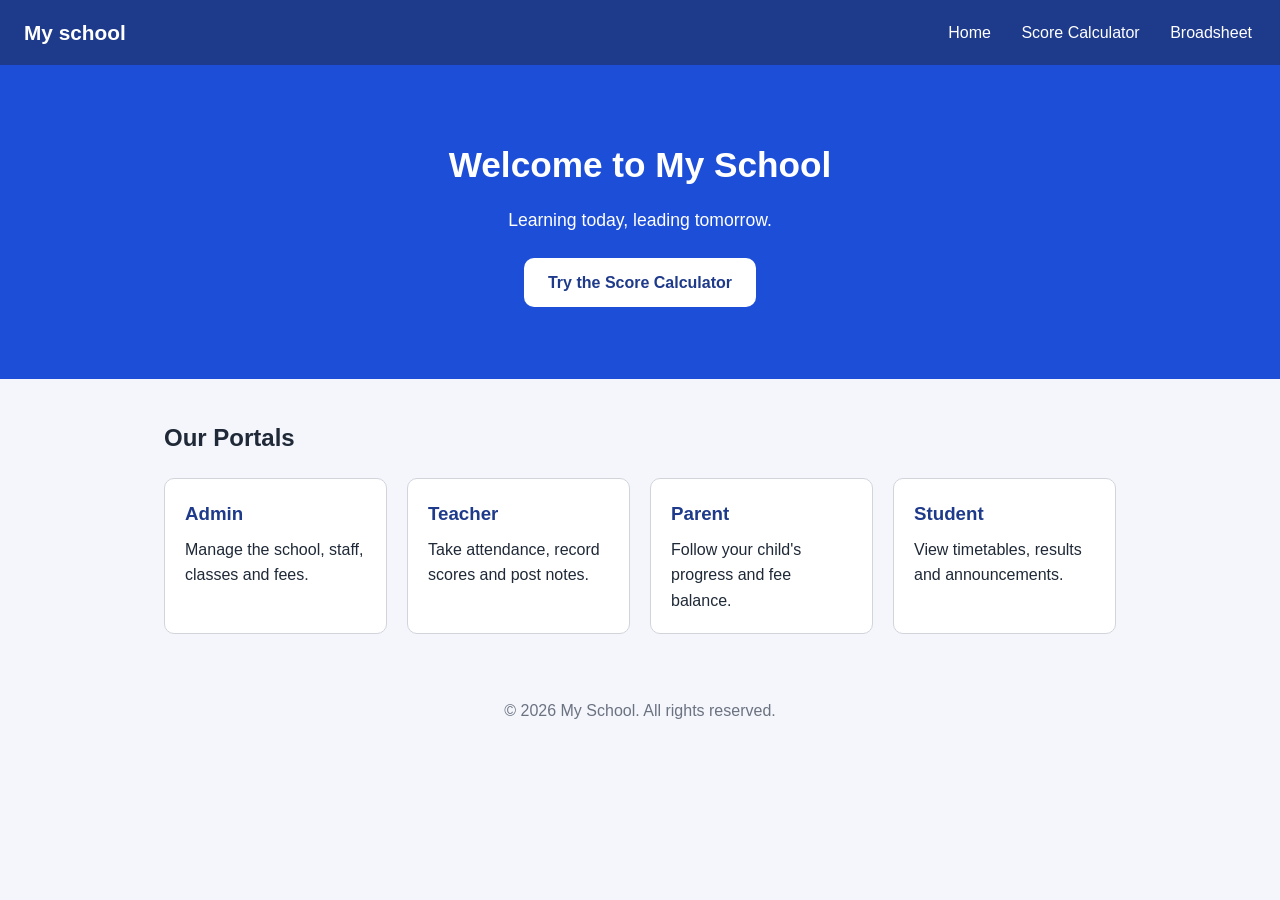
<file: week1/index.html>
<!DOCTYPE html
<html lang="en">
  <head>
    <meta charset="UTF-8">
    <meta name="viewport" content="width=device-width, initial-scale=1.0">
    <title>My school</title>
    <link rel="stylesheet" href="styles/style.css">
  </head>
  <body>

    <header class="site-header">
      <div class="logo">My school</div>
      <nav>
        <a href="index.html">Home</a>
        <a href="calculator.html">Score Calculator</a>
        <a href="broadsheet.html">Broadsheet</a>
      </nav>
    </header>

    <section class="hero">
      <h1>Welcome to My School</h1>
      <p>Learning today, leading tomorrow.</p>
      <a class="button" href="calculator.html">Try the Score Calculator</a>
    </section>

    <section class="container">
      <h2>Our Portals</h2>
      <div class="card-grid">
        <div class="card">
          <h3>Admin</h3>
          <p>Manage the school, staff, classes and fees.</p>
        </div>
        <div class="card">
          <h3>Teacher</h3>
          <p>Take attendance, record scores and post notes.</p>
        </div>
        <div class="card">
          <h3>Parent</h3>
          <p>Follow your child's progress and fee balance.</p>
        </div>
        <div class="card">
          <h3>Student</h3>
          <p>View timetables, results and announcements.</p>
        </div>
      </div>
    </section>

    <footer>
      <p>&copy; 2026 My School. All rights reserved.</p>
    </footer>


  </body>
</html>
</file>
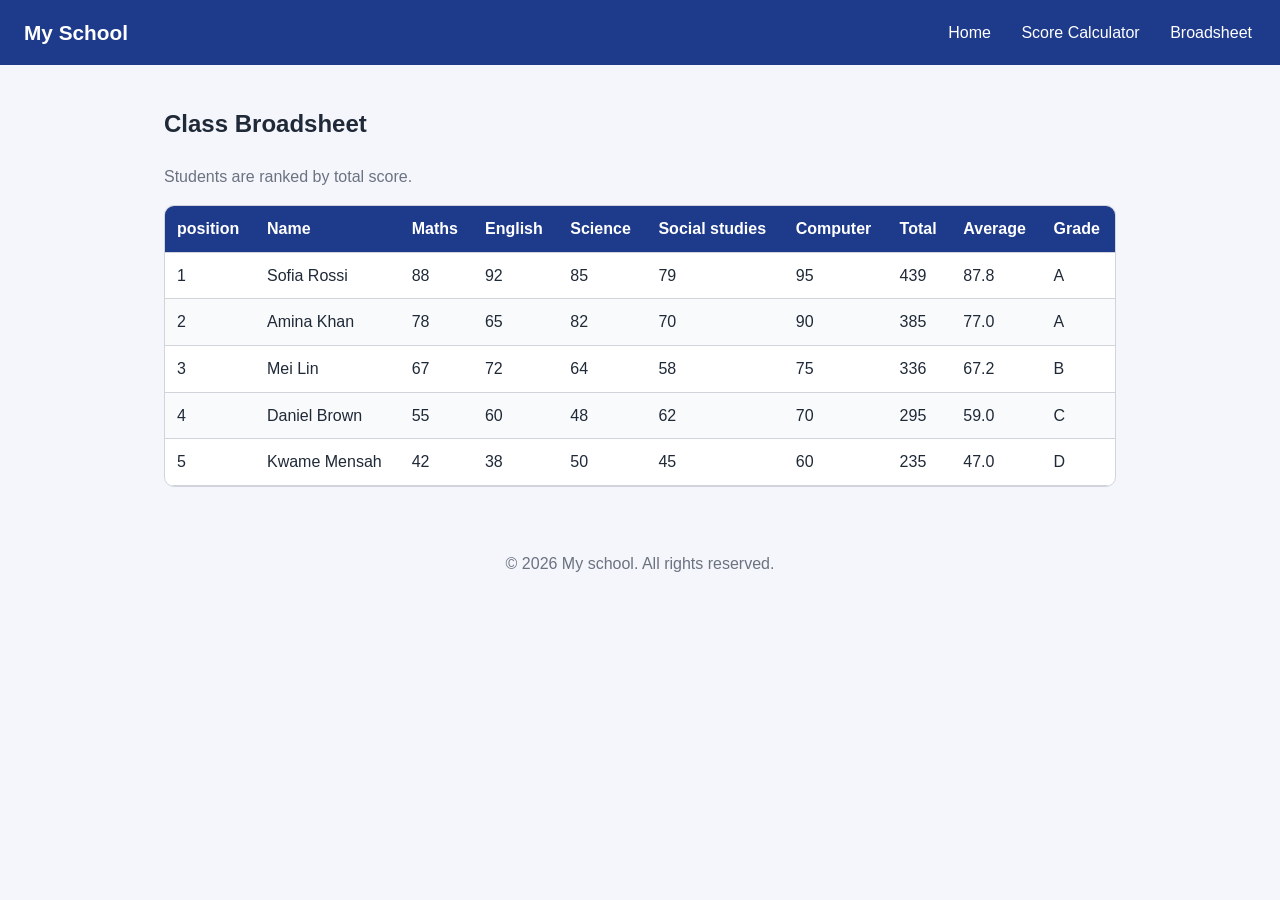
<file: broadsheet.html>
<!DOCTYPE html>
<html lang="en">
  <head>
    <meta charset="UTF-8">
    <meta name="viewport" content="width=device-width, initial-scale=1.0">
    <title>Class Broadsheet</title>
    <link rel="stylesheet" href="week1/styles/style.css">
  </head>
  <body>

    <header class="site-header">
      <div class="logo">My School</div>
      <nav>
        <a href="index.html">Home</a>
        <a href="calculator.html">Score Calculator</a>
        <a href="broadsheet.html">Broadsheet</a>
      </nav>
    </header>

    <main class="container">
      <h2>Class Broadsheet</h2>
      <p class="note">Students are ranked by total score.</p>

      <div class="table-wrap">
        <table>
          <thead>
            <tr id="broadsheet-head"></tr>
          </thead>
          <tbody id="broadsheet-body"></tbody>
        </table>
      </div>
    </main>

    <footer>
      <p>&copy; 2026 My school. All rights reserved.</p>
    </footer>

    <script src="grading.js"></script>
    <script src="broadsheet.js"></script>
  </body>
</html>
</file>
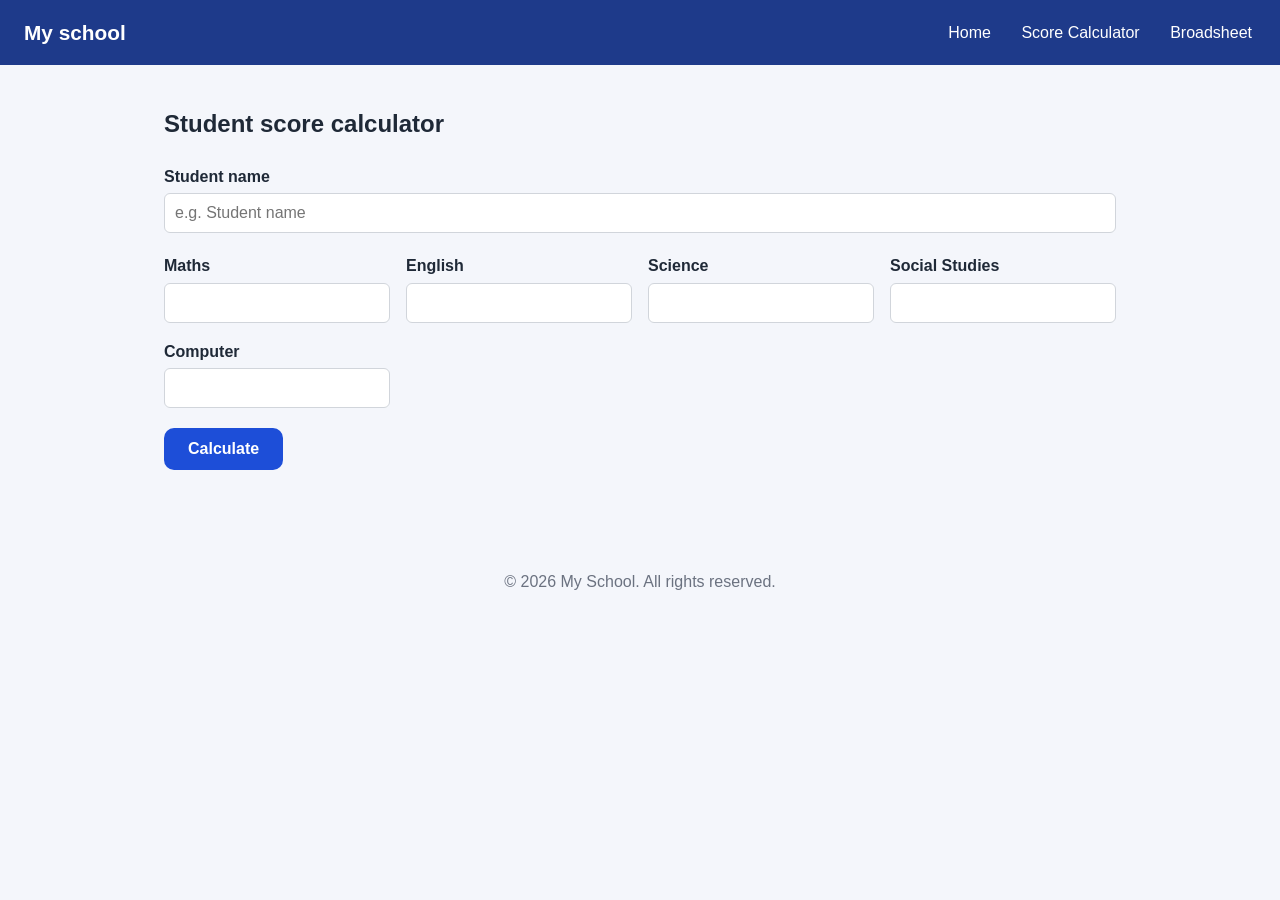
<file: calculator.html>
<!DOCTYPE html>
<html>
<head>
  <meta charset="UTF-8">
  <meta name="viewport" content="width=device-width, initial-scale=1.0">
  <title>Score Calculator</title>
  <link rel="stylesheet" href="week1/styles/style.css">
</head>
<body>

  <header class="site-header">
    <div class="logo">My school</div>
    <nav>
      <a href="index.html">Home</a>
      <a href="calculator.html">Score Calculator</a>
      <a href="broadsheet.html">Broadsheet</a>
    </nav>
  </header>

  <main class="container">
    <h2>Student score calculator</h2>

    <div class="form-grid">
      <div class="field">
        <label for="student-name">Student name</label>
        <input type="text" id="student-name" placeholder="e.g. Student name">
      </div>
    </div>

    <div class="form-grid">
      <div class="field">
        <label for="maths">Maths</label>
        <input type="number" id="maths" class="score" min="0" max="100">
      </div>
      <div class="field">
        <label for="english">English</label>
        <input type="number" id="english" class="score" min="0" max="100">
      </div>
      <div class="field">
        <label for="science">Science</label>
        <input type="number" id="science" class="score" min="0" max="100">
      </div>
      <div class="field">
        <label for="social">Social Studies</label>
        <input type="number" id="social" class="score" min="0" max="100">
      </div>
      <div class="field">
        <label for="computer">Computer</label>
        <input type="number" id="computer" class="score" min="0" max="100">
      </div>
      </div>

      <button id="calculate-btn" class="button solid">Calculate</button>
      <p id="error-message" class="error"></p>

      <div id="result" class="result hidden">
        <h3 id="result-name"></h3>
        <p>Total: <strong id="result-total"></strong></p>
        <p>Average: <strong id="result-average"></strong></p>
        <p>Grade: <strong id="result-grade"></strong></p>
        </div>
  </main>

  <footer>
    <p>&copy; 2026 My School. All rights reserved.</p>
  </footer>

  <script src="grading.js"></script>
  <script src="calculator.js"></script>
</body>
</html>
</file>
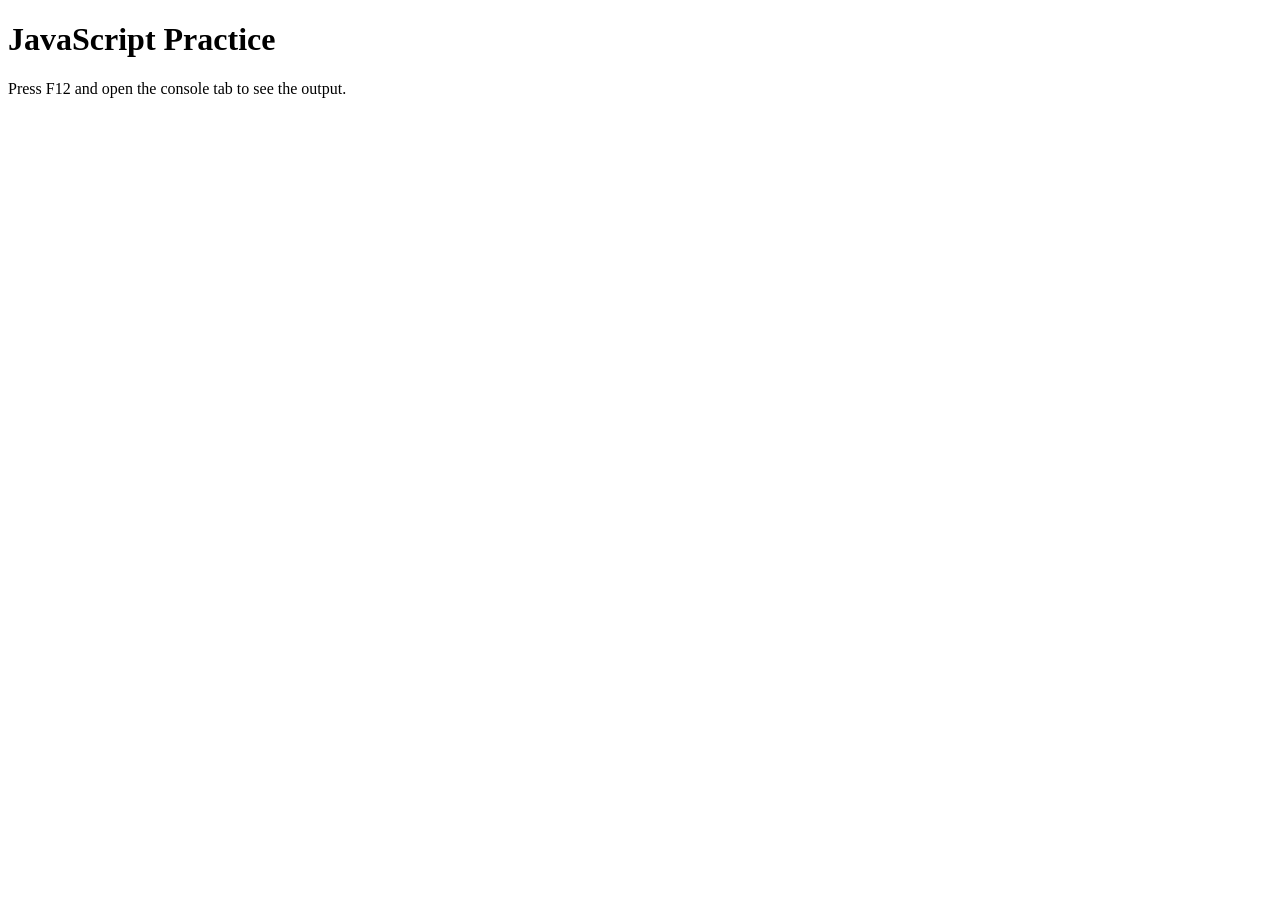
<file: practice.html>
<!DOCTYPE html>
<html lang="en">
  <head>
    <meta charset="UTF-8">
    <title>JavaScript Practice</title>
  </head>
  <body>
    <h1>JavaScript Practice</h1>
    <p>Press F12 and open the console tab to see the output.</p>
    <script src="practice.js"></script>
  </body>
</html>
</file>
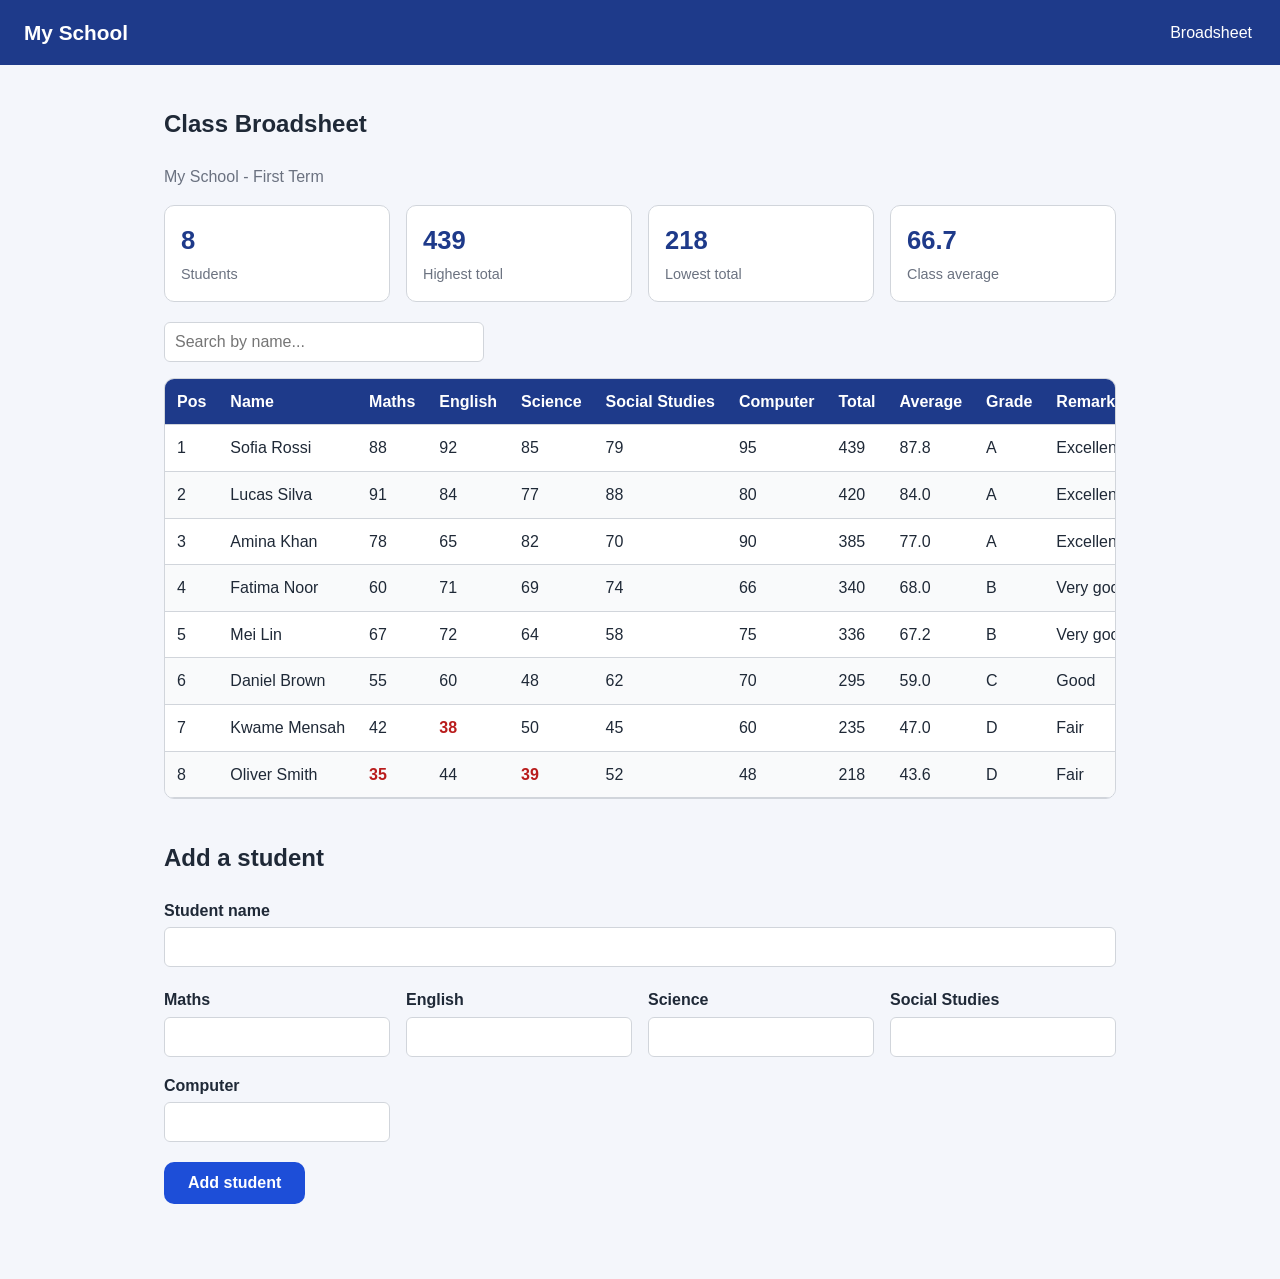
<file: volume2/broadsheet.html>
<!DOCTYPE html>
<html lang="en">
<head>
<meta charset="UTF-8">
<meta name="viewport" content="width=device-width, initial-scale=1.0">
<title>Broadsheet v2</title>
<link rel="stylesheet" href="style.css">
<link rel="stylesheet" href="extra.css">
</head>
<body>

<header class="site-header">
<div class="logo">My School</div>
<nav><a href="broadsheet.html">Broadsheet</a></nav>
</header>

<main class="container">
<h2>Class Broadsheet</h2>
<p id="status" class="note">Loading...</p>

<div id="stats" class="stats"></div>

<div class="toolbar">
<input type="search" id="search" placeholder="Search by name...">
</div>

<div class="table-wrap">
<table>
<thead><tr id="broadsheet-head"></tr></thead>
<tbody id="broadsheet-body"></tbody>
</table>
</div>

<h2 class="section-gap">Add a student</h2>
<form id="add-form">
<div class="form-grid">
<div class="field">
<label for="new-name">Student name</label>
<input type="text" id="new-name">
</div>
</div>
<div id="score-fields" class="form-grid"></div>
<button type="submit" class="button solid">Add student</button>
<p id="form-error" class="error"></p>
</form>
</main>

<script type="module" src="js/main.js"></script>
</body>
</html>
</file>
<file: week1/styles/style.css>
/* ---------- 1. variables (change colours here) ---------- */
:root {
  --primary: #1d4ed8;
  --primary-dark: #1e3a8a;
  --bg: #f4f6fb;
  --card: #ffffff;
  --text: #1f2937;
  --muted: #6b7280;
  --border: #d1d5db;
  --danger: #b91c1c;
  --radius: 10px;
}

/* ---------- 2. Reset and base ---------- */
*{
  box-sizing: border-box;
  margin: 0;
  padding: 0;
}

body {
  font-family:Arial, Helvetica, sans-serif;
  background: var(--bg);
  color: var(--text);
  line-height: 1.6;
}

a {
  color: inherit;
  text-decoration:none;
}

/* --------- 3. Header and navigation ---------*/
.site-header {
  background: var(--primary-dark);
  color: white;
  display:flex;
  justify-content: space-between;
  align-items: center;
  flex-wrap: wrap;
  gap:12px;
  padding: 16px 24px;
}

.logo {
  font-size: 1.3rem;
  font-weight: bold;
}

.site-header nav a {
  margin-left: 18px;
  padding: 6px 4px;
  border-bottom: 2px solid transparent;
}

.site-header nav a:hover {
  border-bottom-color: white;
}

/* --------- 4. Hero banner and buttons --------- */
.hero {
  background-color: var(--primary);
  color: white;
  text-align: center;
  padding: 72px 24px;
}

.hero h1 {
  font-size: 2.2rem;
  margin-bottom: 12px;
}

.hero p {
  font-size: 1.1rem;
  margin-bottom: 24px;
}

.button {
  display: inline-block;
  background: white;
  color: var(--primary-dark);
  padding: 12px 24px;
  border: none;
  border-radius: var(--radius);
  font-size: 1rem;
  font-weight: bold;
  cursor: pointer;
}

.button.solid {
  background:  var(--primary);
  color: white;
}

.button:hover {
  opacity: 0.9;
}

/* -------- 5. Page container and cards --------- */
.container {
  max-width: 1000px;
  margin: 0 auto;
  padding: 40px 24px
}

.container h2 {
  margin-bottom: 20px;
}

.note {
  color: var(--muted);
  margin-bottom: 16px;
}

.card-grid {
  display: grid;
  grid-template-columns: repeat(auto-fit, minmax(220px, 1fr));
  gap: 20px;
}

.card {
  background: var(--card);
  border: 1px solid var(--border);
  border-radius: var(--radius);
  padding: 20px;
}

.card h3 {
  color: var(--primary-dark);
  margin-bottom: 8px;
}

/* ---------- 6. Forms and results -------- */
.form-grid {
  display: grid;
  grid-template-columns: repeat(auto-fit, minmax(200px, 1fr));
  gap: 16px;
  margin-bottom: 20px;
}

.field label {
  display: block;
  font-weight: bold;
  margin-bottom: 4px;
}

.field input {
  width: 100%;
  padding: 10px;
  border: 1px solid var(--border);
  border-radius: 6px;
  font-size: 1rem;
}

.error {
  color: var(--danger);
  margin-top: 12px;
  min-height: 1.4em;
}

.result {
  background: var(--card);
  border: 1px solid var(--border);
  border-left: 6px solid var(--primary);
  border-radius: var(--radius);
  padding: 20px;
  margin-top: 20px;
}

.hidden {
  display: none;
}

/* ---------- 7. Tables ---------- */
.table-wrap {
  overflow-x: auto;
 background: var(--card);
  border: 1px solid var(--border);
  border-radius: var(--radius);
}

table {
  width: 100%;
  border-collapse: collapse;
}

th,
td {
  padding: 10px 12px;
  text-align: left;
  border-bottom: 1px solid var(--border);
  white-space: nowrap;
}

th {
  background: var(--primary-dark);
  color: white;
}

tbody tr:nth-child(even) {
  background: #f9fafb;
}

/* --------- 8. Footer --------- */
footer {
  text-align: center;
  padding: 24px;
  color: var(--muted);
}
</file>
<file: volume2/style.css>
/* ---------- 1. variables (change colours here) ---------- */
:root {
  --primary: #1d4ed8;
  --primary-dark: #1e3a8a;
  --bg: #f4f6fb;
  --card: #ffffff;
  --text: #1f2937;
  --muted: #6b7280;
  --border: #d1d5db;
  --danger: #b91c1c;
  --radius: 10px;
}

/* ---------- 2. Reset and base ---------- */
*{
  box-sizing: border-box;
  margin: 0;
  padding: 0;
}

body {
  font-family:Arial, Helvetica, sans-serif;
  background: var(--bg);
  color: var(--text);
  line-height: 1.6;
}

a {
  color: inherit;
  text-decoration:none;
}

/* --------- 3. Header and navigation ---------*/
.site-header {
  background: var(--primary-dark);
  color: white;
  display:flex;
  justify-content: space-between;
  align-items: center;
  flex-wrap: wrap;
  gap:12px;
  padding: 16px 24px;
}

.logo {
  font-size: 1.3rem;
  font-weight: bold;
}

.site-header nav a {
  margin-left: 18px;
  padding: 6px 4px;
  border-bottom: 2px solid transparent;
}

.site-header nav a:hover {
  border-bottom-color: white;
}

/* --------- 4. Hero banner and buttons --------- */
.hero {
  background-color: var(--primary);
  color: white;
  text-align: center;
  padding: 72px 24px;
}

.hero h1 {
  font-size: 2.2rem;
  margin-bottom: 12px;
}

.hero p {
  font-size: 1.1rem;
  margin-bottom: 24px;
}

.button {
  display: inline-block;
  background: white;
  color: var(--primary-dark);
  padding: 12px 24px;
  border: none;
  border-radius: var(--radius);
  font-size: 1rem;
  font-weight: bold;
  cursor: pointer;
}

.button.solid {
  background:  var(--primary);
  color: white;
}

.button:hover {
  opacity: 0.9;
}

/* -------- 5. Page container and cards --------- */
.container {
  max-width: 1000px;
  margin: 0 auto;
  padding: 40px 24px
}

.container h2 {
  margin-bottom: 20px;
}

.note {
  color: var(--muted);
  margin-bottom: 16px;
}

.card-grid {
  display: grid;
  grid-template-columns: repeat(auto-fit, minmax(220px, 1fr));
  gap: 20px;
}

.card {
  background: var(--card);
  border: 1px solid var(--border);
  border-radius: var(--radius);
  padding: 20px;
}

.card h3 {
  color: var(--primary-dark);
  margin-bottom: 8px;
}

/* ---------- 6. Forms and results -------- */
.form-grid {
  display: grid;
  grid-template-columns: repeat(auto-fit, minmax(200px, 1fr));
  gap: 16px;
  margin-bottom: 20px;
}

.field label {
  display: block;
  font-weight: bold;
  margin-bottom: 4px;
}

.field input {
  width: 100%;
  padding: 10px;
  border: 1px solid var(--border);
  border-radius: 6px;
  font-size: 1rem;
}

.error {
  color: var(--danger);
  margin-top: 12px;
  min-height: 1.4em;
}

.result {
  background: var(--card);
  border: 1px solid var(--border);
  border-left: 6px solid var(--primary);
  border-radius: var(--radius);
  padding: 20px;
  margin-top: 20px;
}

.hidden {
  display: none;
}

/* ---------- 7. Tables ---------- */
.table-wrap {
  overflow-x: auto;
 background: var(--card);
  border: 1px solid var(--border);
  border-radius: var(--radius);
}

table {
  width: 100%;
  border-collapse: collapse;
}

th,
td {
  padding: 10px 12px;
  text-align: left;
  border-bottom: 1px solid var(--border);
  white-space: nowrap;
}

th {
  background: var(--primary-dark);
  color: white;
}

tbody tr:nth-child(even) {
  background: #f9fafb;
}

/* --------- 8. Footer --------- */
footer {
  text-align: center;
  padding: 24px;
  color: var(--muted);
}
</file>
<file: volume2/extra.css>
/* extra.css - styles added in Volume 2 (loaded after style.css) */

.stats {
  display: flex;
  flex-wrap: wrap;
  gap: 16px;
  margin-bottom: 20px;
}

.stat {
  flex: 1 1 150px;
  background: var(--card);
  border: 1px solid var(--border);
  border-radius: var(--radius);
  padding: 14px 16px;
}

.stat strong {
  display: block;
  font-size: 1.6rem;
  color: var(--primary-dark);
}

.stat span {
  color: var(--muted);
  font-size: 0.9rem;
}

.toolbar {
  margin-bottom: 16px;
}

.toolbar input {
  width: 100%;
  max-width: 320px;
  padding: 10px;
  border: 1px solid var(--border);
  border-radius: 6px;
  font-size: 1rem;
}

.fail {
  color: var(--danger);
  font-weight: bold;
}

.link-button {
  background: none;
  border: none;
  color: var(--danger);
  cursor: pointer;
  font-size: 0.9rem;
  text-decoration: underline;
}

.section-gap {
  margin-top: 40px;
}
</file>
